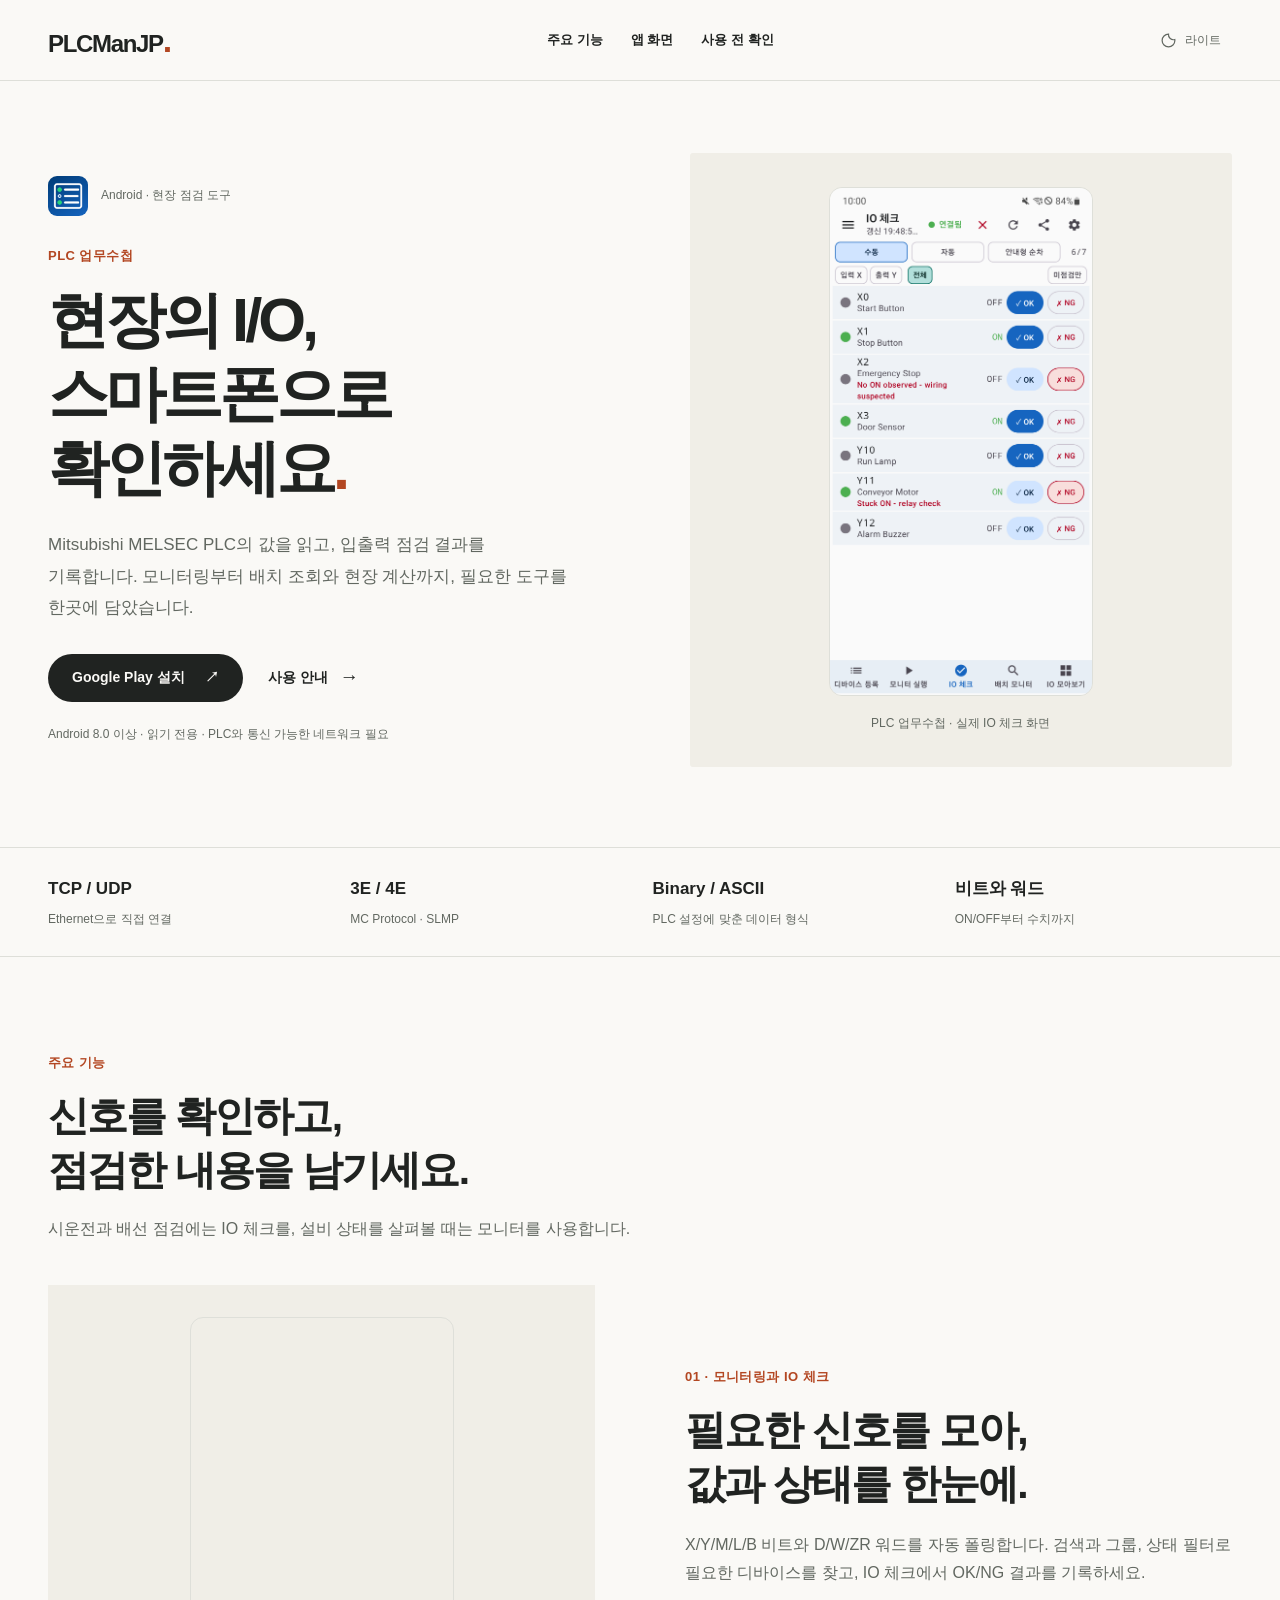
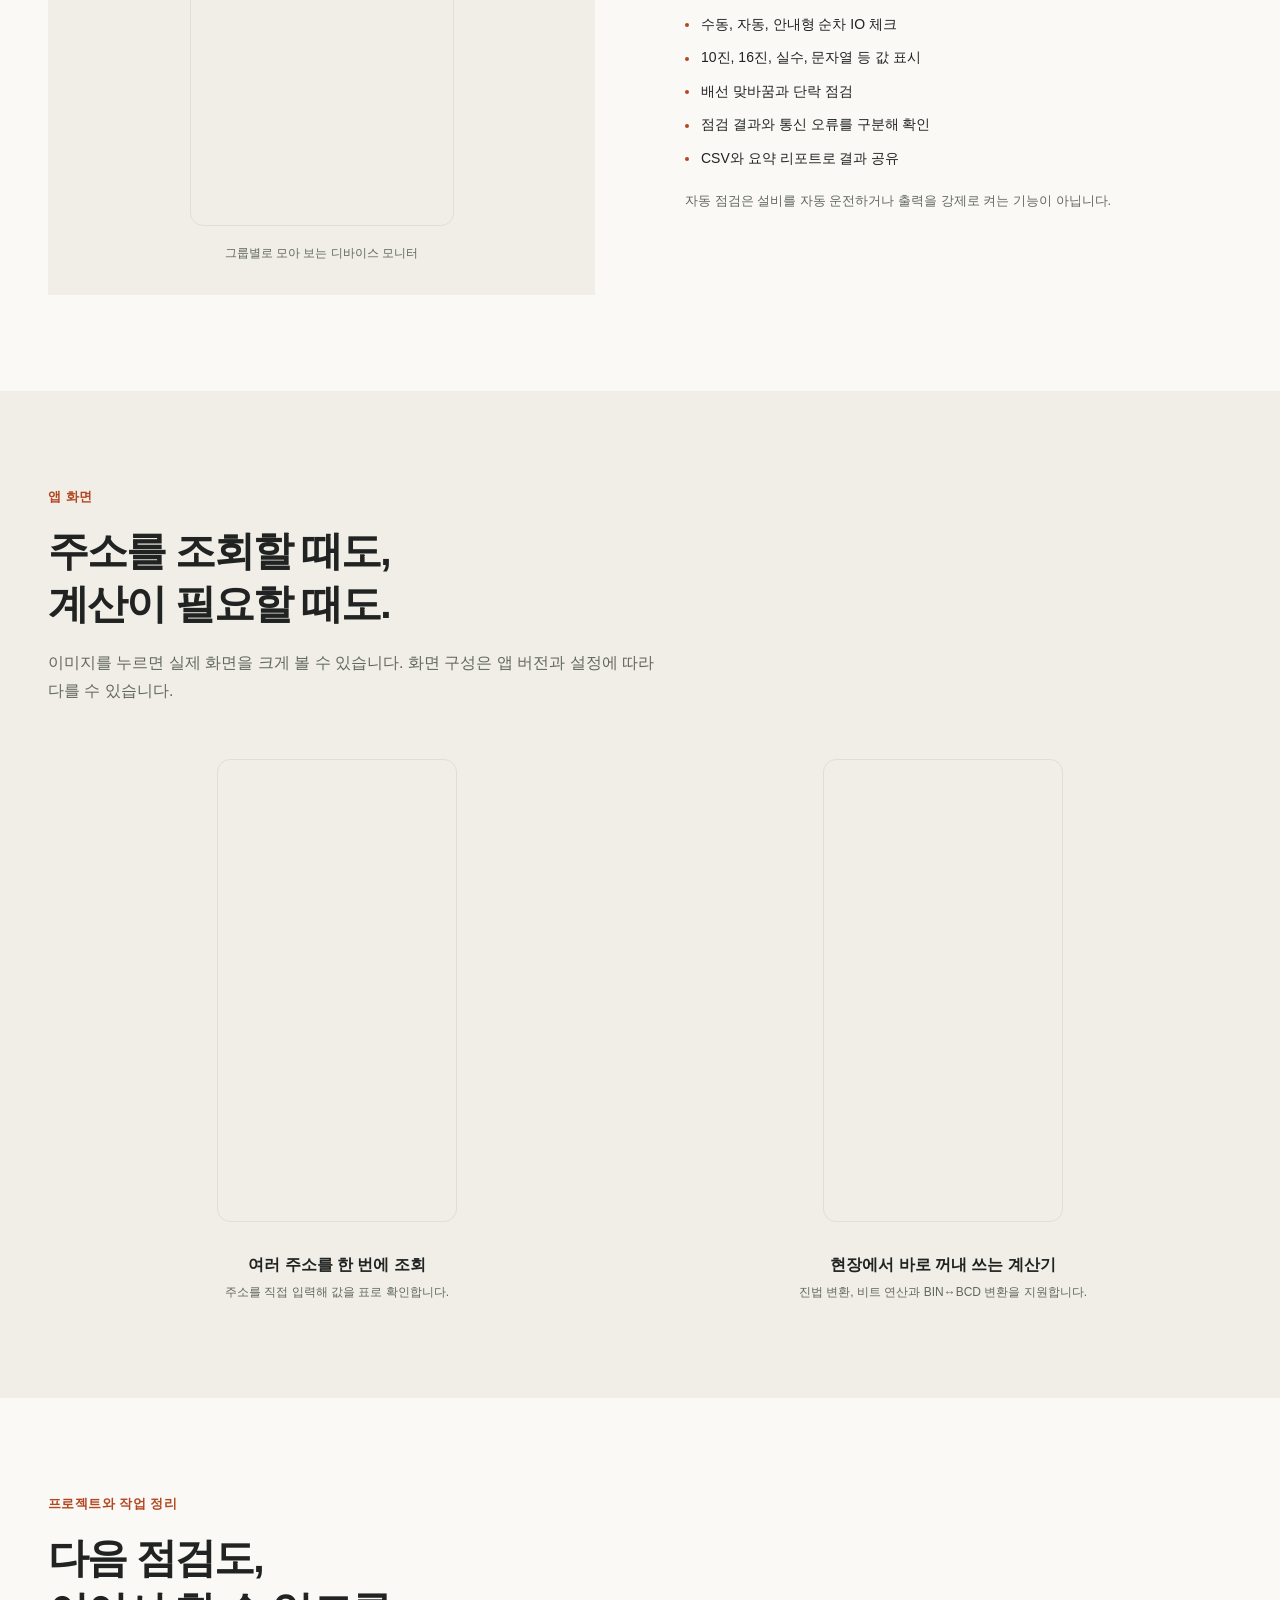
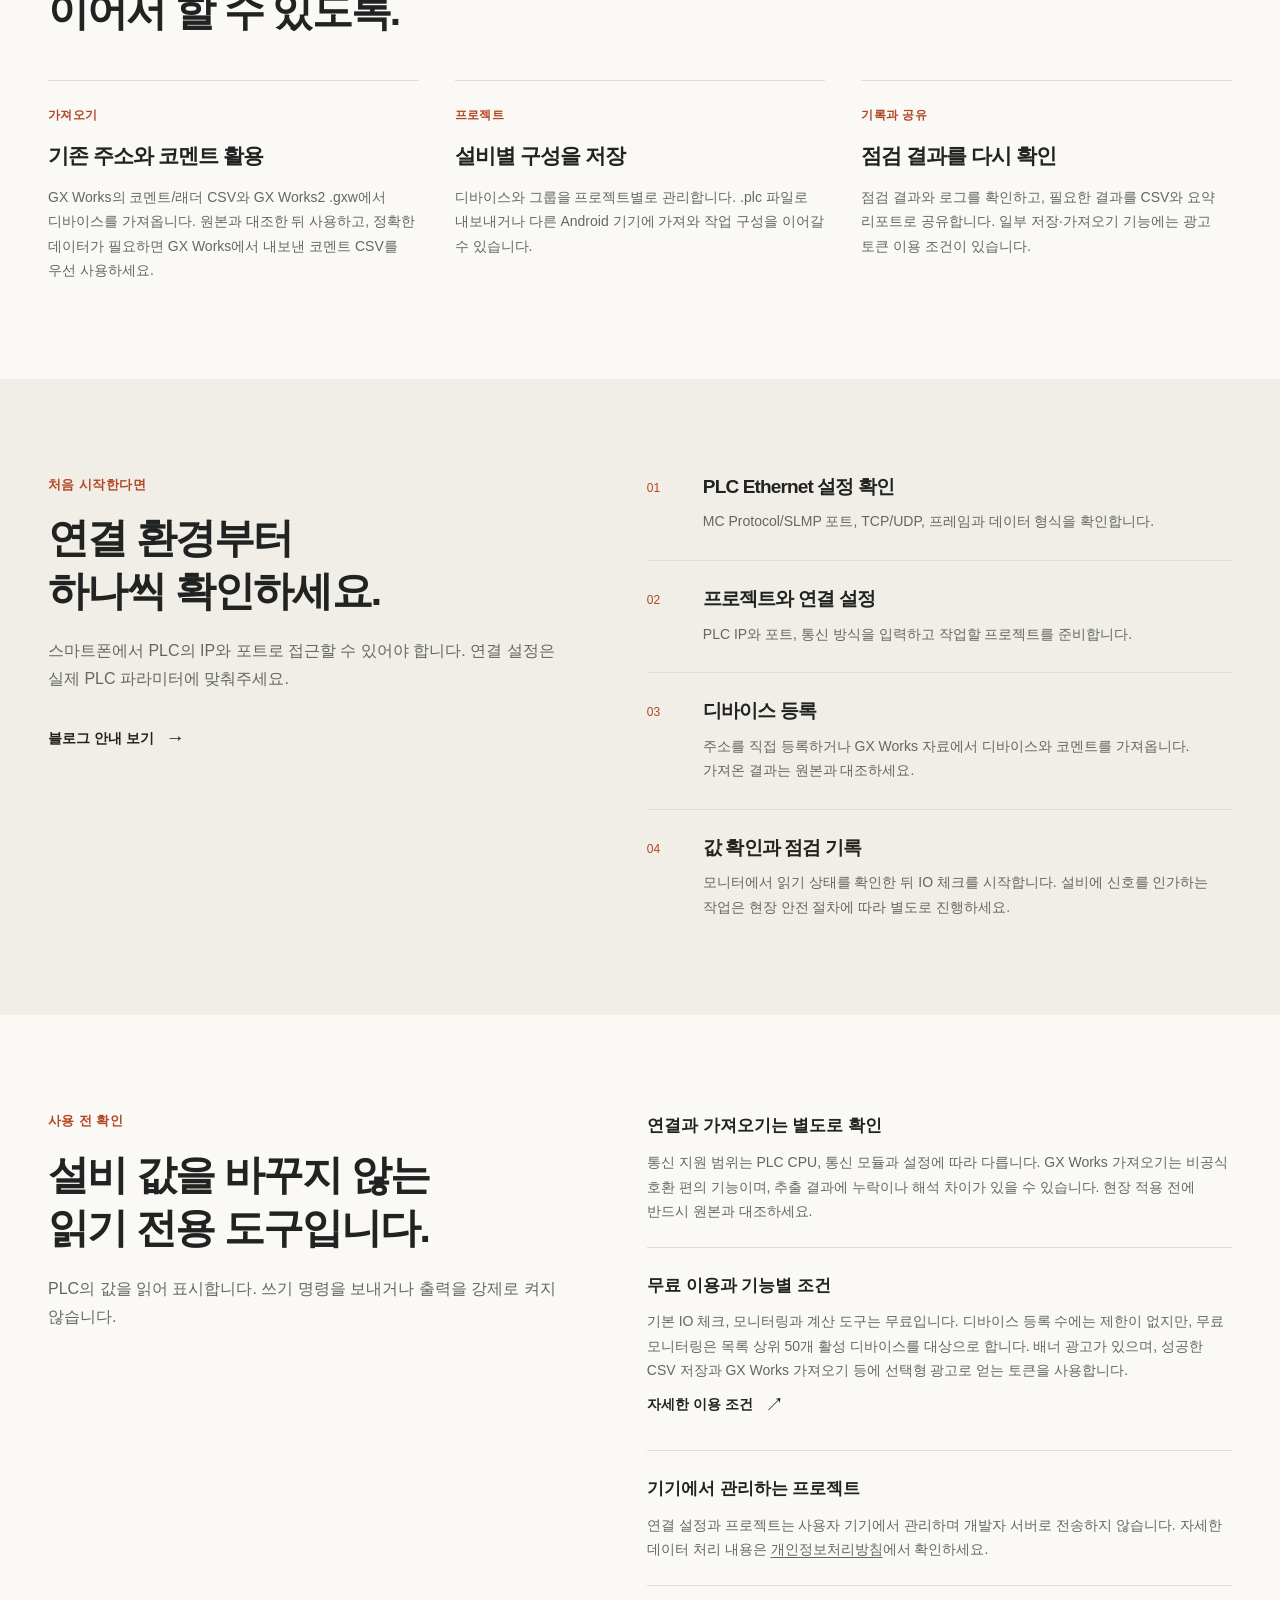
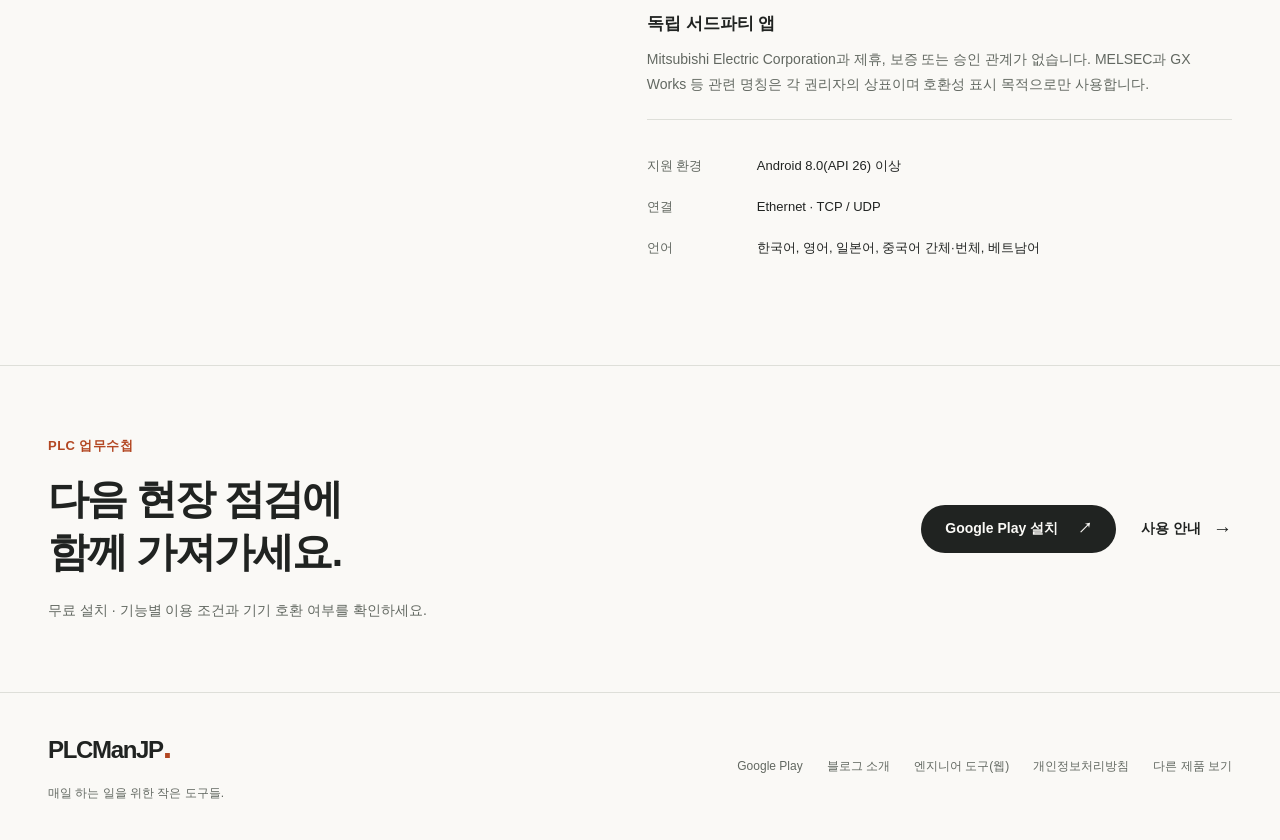
<file: index.html>
<!DOCTYPE html>
<html lang="ko">
<head>
<meta charset="utf-8">
<meta http-equiv="Content-Security-Policy" content="default-src 'none'; base-uri 'none'; connect-src 'none'; font-src 'none'; form-action 'none'; frame-src 'none'; img-src 'self'; manifest-src 'none'; media-src 'none'; object-src 'none'; script-src 'self' 'sha256-TjnV2yLCU/BgYkMMl8WCF7nmTfq1rkRBBM45LSAJTto='; script-src-attr 'none'; style-src 'self'; style-src-attr 'none'; worker-src 'none'">
<meta name="referrer" content="no-referrer">
<meta name="viewport" content="width=device-width, initial-scale=1">
  <meta name="description" content="스마트폰으로 Mitsubishi MELSEC PLC의 I/O를 점검하고 실시간 모니터링하는 Android 앱, PLC 업무수첩을 소개합니다.">
<meta name="theme-color" id="themeColor" data-theme-light="#faf9f6" data-theme-dark="#181a19" content="#faf9f6">
<meta property="og:site_name" content="PLCManJP">
<meta property="og:locale" content="ko_KR">
  <meta property="og:title" content="PLC 업무수첩 | 현장 PLC I/O 점검과 모니터링">
<meta property="og:description" content="MC Protocol과 SLMP 직접 통신, IO 체크, 배치 모니터, GX Works 가져오기와 현장 계산기까지 하나의 Android 앱에서 사용하세요.">
<meta property="og:type" content="website">
<meta property="og:url" content="https://plcmanjp.github.io/plc-io-check-helper/">
<meta property="og:image" content="https://plcmanjp.github.io/assets/og-plc-io-check-helper.png">
<meta property="og:image:width" content="1200">
<meta property="og:image:height" content="630">
<meta property="og:image:alt" content="스마트폰 하나로 PLC I/O 현장 점검">
<meta name="twitter:card" content="summary_large_image">
  <title>PLC 업무수첩 | 현장 PLC I/O 점검과 모니터링</title>
<link rel="canonical" href="https://plcmanjp.github.io/plc-io-check-helper/">
<link rel="icon" href="./favicon.svg" type="image/svg+xml">
<link rel="icon" href="./assets/app-icon.png" type="image/png">
<link rel="apple-touch-icon" href="./apple-touch-icon.png">
<link rel="stylesheet" href="./assets/product.css?v=20261024">
<link rel="stylesheet" href="./assets/styles.css?v=20261025-align">
<script src="./assets/theme-init.js"></script>
</head>
<body class="page-plc">
  <a class="skip-link" href="#content">본문으로 바로가기</a>
  <header class="site-header">
    <div class="shell header-inner">
      <a class="site-brand" href="https://plcmanjp.github.io/" aria-label="PLCManJP 홈">PLCManJP<span aria-hidden="true">.</span></a>
      <nav class="top-nav" aria-label="페이지 내 이동"><a href="#features">주요 기능</a><a href="#screens">앱 화면</a><a href="#safety">사용 전 확인</a></nav>
      <button class="theme-button" id="themeButton" type="button" aria-label="테마 전환: 현재 라이트"><svg aria-hidden="true" focusable="false" viewBox="0 0 24 24"><path d="M12 3a9 9 0 1 0 9 9c0-.47-.04-.93-.11-1.38A7 7 0 0 1 12 3Z"/></svg><span id="themeLabel">라이트</span></button>
    </div>
  </header>
  <main id="content" tabindex="-1">
    <section class="hero shell" aria-labelledby="hero-title">
      <div class="hero-copy">
        <div class="product-identity"><img src="./assets/app-icon.png" width="512" height="512" alt=""><span>Android · 현장 점검 도구</span></div>
        <p class="eyebrow">PLC 업무수첩</p>
        <h1 id="hero-title">현장의 I/O,<br>스마트폰으로<br>확인하세요<span class="accent">.</span></h1>
        <p class="hero-lead">Mitsubishi MELSEC PLC의 값을 읽고, 입출력 점검 결과를 기록합니다. 모니터링부터 배치 조회와 현장 계산까지, 필요한 도구를 한곳에 담았습니다.</p>
        <div class="actions"><a class="button" href="https://play.google.com/store/apps/details?id=com.plciocheck.iocheck">Google Play 설치 <span aria-hidden="true">↗</span></a><a class="text-link" href="https://plcman.tistory.com/236">사용 안내 <span aria-hidden="true">→</span></a></div>
        <p class="hero-note">Android 8.0 이상 · 읽기 전용 · PLC와 통신 가능한 네트워크 필요</p>
      </div>
      <figure class="hero-visual">
        <a href="./assets/app-iocheck.png" aria-label="IO 체크 화면 원본 보기"><img class="phone-screen" src="./assets/app-iocheck.png" width="1080" height="2090" fetchpriority="high" decoding="async" alt="PLC 업무수첩 실제 IO 체크 화면: X와 Y 디바이스 상태를 확인하고 OK 또는 NG를 기록"></a>
        <figcaption>PLC 업무수첩 · 실제 IO 체크 화면</figcaption>
      </figure>
    </section>

    <section class="facts-strip" aria-label="지원 통신 방식">
      <ul class="shell facts-list"><li><strong>TCP / UDP</strong><span>Ethernet으로 직접 연결</span></li><li><strong>3E / 4E</strong><span>MC Protocol · SLMP</span></li><li><strong>Binary / ASCII</strong><span>PLC 설정에 맞춘 데이터 형식</span></li><li><strong>비트와 워드</strong><span>ON/OFF부터 수치까지</span></li></ul>
    </section>

    <section class="section shell" id="features" aria-labelledby="features-title">
      <div class="section-heading"><p class="eyebrow">주요 기능</p><h2 id="features-title">신호를 확인하고,<br>점검한 내용을 남기세요.</h2><p>시운전과 배선 점검에는 IO 체크를, 설비 상태를 살펴볼 때는 모니터를 사용합니다.</p></div>
      <article class="feature-row reverse">
        <div class="feature-copy"><p class="eyebrow">01 · 모니터링과 IO 체크</p><h3>필요한 신호를 모아,<br>값과 상태를 한눈에.</h3><p>X/Y/M/L/B 비트와 D/W/ZR 워드를 자동 폴링합니다. 검색과 그룹, 상태 필터로 필요한 디바이스를 찾고, IO 체크에서 OK/NG 결과를 기록하세요.</p><ul class="bullet-list"><li>수동, 자동, 안내형 순차 IO 체크</li><li>10진, 16진, 실수, 문자열 등 값 표시</li><li>배선 맞바꿈과 단락 점검</li><li>점검 결과와 통신 오류를 구분해 확인</li><li>CSV와 요약 리포트로 결과 공유</li></ul><p class="scope-note">자동 점검은 설비를 자동 운전하거나 출력을 강제로 켜는 기능이 아닙니다.</p></div>
        <figure class="feature-visual"><a href="./assets/app-monitor.png" aria-label="디바이스 모니터 화면 원본 보기"><img class="phone-screen" src="./assets/app-monitor.png" width="1080" height="2090" loading="lazy" decoding="async" alt="입력과 출력, 데이터 그룹별로 디바이스 상태와 값을 표시하는 실제 모니터 화면"></a><figcaption>그룹별로 모아 보는 디바이스 모니터</figcaption></figure>
      </article>
    </section>

    <section class="section soft-section" id="screens" aria-labelledby="screens-title">
      <div class="shell">
        <div class="section-heading"><p class="eyebrow">앱 화면</p><h2 id="screens-title">주소를 조회할 때도,<br>계산이 필요할 때도.</h2><p>이미지를 누르면 실제 화면을 크게 볼 수 있습니다. 화면 구성은 앱 버전과 설정에 따라 다를 수 있습니다.</p></div>
        <div class="screen-grid desktop-screens plc-screens">
          <figure><a href="./assets/app-batch.png" aria-label="배치 모니터 화면 원본 보기"><img class="phone-screen" src="./assets/app-batch.png" width="1080" height="2090" loading="lazy" decoding="async" alt="D100부터 여러 워드 주소의 비트와 값을 표로 표시한 실제 배치 모니터 화면"></a><figcaption><strong>여러 주소를 한 번에 조회</strong><span>주소를 직접 입력해 값을 표로 확인합니다.</span></figcaption></figure>
          <figure><a href="./assets/app-tools.png" aria-label="프로그래머 계산기 화면 원본 보기"><img class="phone-screen" src="./assets/app-tools.png" width="1080" height="2090" loading="lazy" decoding="async" alt="16진수, 10진수, 8진수, 2진수와 비트 연산을 확인하는 실제 프로그래머 계산기 화면"></a><figcaption><strong>현장에서 바로 꺼내 쓰는 계산기</strong><span>진법 변환, 비트 연산과 BIN↔BCD 변환을 지원합니다.</span></figcaption></figure>
        </div>
      </div>
    </section>

    <section class="section shell" aria-labelledby="projects-title">
      <div class="section-heading"><p class="eyebrow">프로젝트와 작업 정리</p><h2 id="projects-title">다음 점검도,<br>이어서 할 수 있도록.</h2></div>
      <div class="detail-grid">
        <article><p class="eyebrow">가져오기</p><h3>기존 주소와 코멘트 활용</h3><p>GX Works의 코멘트/래더 CSV와 GX Works2 .gxw에서 디바이스를 가져옵니다. 원본과 대조한 뒤 사용하고, 정확한 데이터가 필요하면 GX Works에서 내보낸 코멘트 CSV를 우선 사용하세요.</p></article>
        <article><p class="eyebrow">프로젝트</p><h3>설비별 구성을 저장</h3><p>디바이스와 그룹을 프로젝트별로 관리합니다. .plc 파일로 내보내거나 다른 Android 기기에 가져와 작업 구성을 이어갈 수 있습니다.</p></article>
        <article><p class="eyebrow">기록과 공유</p><h3>점검 결과를 다시 확인</h3><p>점검 결과와 로그를 확인하고, 필요한 결과를 CSV와 요약 리포트로 공유합니다. 일부 저장·가져오기 기능에는 광고 토큰 이용 조건이 있습니다.</p></article>
      </div>
    </section>

    <section class="section soft-section" aria-labelledby="start-title">
      <div class="shell workflow-grid">
        <div class="section-heading"><p class="eyebrow">처음 시작한다면</p><h2 id="start-title">연결 환경부터<br>하나씩 확인하세요.</h2><p>스마트폰에서 PLC의 IP와 포트로 접근할 수 있어야 합니다. 연결 설정은 실제 PLC 파라미터에 맞춰주세요.</p><a class="text-link" href="https://plcman.tistory.com/236">블로그 안내 보기 <span aria-hidden="true">→</span></a></div>
        <ol class="workflow-list">
          <li><span>01</span><div><h3>PLC Ethernet 설정 확인</h3><p>MC Protocol/SLMP 포트, TCP/UDP, 프레임과 데이터 형식을 확인합니다.</p></div></li>
          <li><span>02</span><div><h3>프로젝트와 연결 설정</h3><p>PLC IP와 포트, 통신 방식을 입력하고 작업할 프로젝트를 준비합니다.</p></div></li>
          <li><span>03</span><div><h3>디바이스 등록</h3><p>주소를 직접 등록하거나 GX Works 자료에서 디바이스와 코멘트를 가져옵니다. 가져온 결과는 원본과 대조하세요.</p></div></li>
          <li><span>04</span><div><h3>값 확인과 점검 기록</h3><p>모니터에서 읽기 상태를 확인한 뒤 IO 체크를 시작합니다. 설비에 신호를 인가하는 작업은 현장 안전 절차에 따라 별도로 진행하세요.</p></div></li>
        </ol>
      </div>
    </section>

    <section class="section shell" id="safety" aria-labelledby="safety-title">
      <div class="trust-grid">
        <div class="section-heading"><p class="eyebrow">사용 전 확인</p><h2 id="safety-title">설비 값을 바꾸지 않는<br>읽기 전용 도구입니다.</h2><p>PLC의 값을 읽어 표시합니다. 쓰기 명령을 보내거나 출력을 강제로 켜지 않습니다.</p></div>
        <div>
          <div class="trust-list">
            <div><strong>연결과 가져오기는 별도로 확인</strong><p>통신 지원 범위는 PLC CPU, 통신 모듈과 설정에 따라 다릅니다. GX Works 가져오기는 비공식 호환 편의 기능이며, 추출 결과에 누락이나 해석 차이가 있을 수 있습니다. 현장 적용 전에 반드시 원본과 대조하세요.</p></div>
            <div><strong>무료 이용과 기능별 조건</strong><p>기본 IO 체크, 모니터링과 계산 도구는 무료입니다. 디바이스 등록 수에는 제한이 없지만, 무료 모니터링은 목록 상위 50개 활성 디바이스를 대상으로 합니다. 배너 광고가 있으며, 성공한 CSV 저장과 GX Works 가져오기 등에 선택형 광고로 얻는 토큰을 사용합니다.</p><a class="text-link" href="https://github.com/plcmanjp/plc-io-check-helper#무료-이용과-광고">자세한 이용 조건 <span aria-hidden="true">↗</span></a></div>
            <div><strong>기기에서 관리하는 프로젝트</strong><p>연결 설정과 프로젝트는 사용자 기기에서 관리하며 개발자 서버로 전송하지 않습니다. 자세한 데이터 처리 내용은 <a href="https://plcmanjp.github.io/plc-io-check-helper/privacy/">개인정보처리방침</a>에서 확인하세요.</p></div>
            <div><strong>독립 서드파티 앱</strong><p>Mitsubishi Electric Corporation과 제휴, 보증 또는 승인 관계가 없습니다. MELSEC과 GX Works 등 관련 명칭은 각 권리자의 상표이며 호환성 표시 목적으로만 사용합니다.</p></div>
          </div>
          <dl class="spec-list"><div><dt>지원 환경</dt><dd>Android 8.0(API 26) 이상</dd></div><div><dt>연결</dt><dd>Ethernet · TCP / UDP</dd></div><div><dt>언어</dt><dd>한국어, 영어, 일본어, 중국어 간체·번체, 베트남어</dd></div></dl>
        </div>
      </div>
    </section>

    <section class="final-cta" aria-labelledby="install-title"><div class="shell final-inner"><div><p class="eyebrow">PLC 업무수첩</p><h2 id="install-title">다음 현장 점검에<br>함께 가져가세요.</h2><p>무료 설치 · 기능별 이용 조건과 기기 호환 여부를 확인하세요.</p></div><div class="actions"><a class="button" href="https://play.google.com/store/apps/details?id=com.plciocheck.iocheck">Google Play 설치 <span aria-hidden="true">↗</span></a><a class="text-link" href="https://plcman.tistory.com/236">사용 안내 <span aria-hidden="true">→</span></a></div></div></section>
  </main>
  <footer class="site-footer"><div class="shell footer-inner"><div><a class="site-brand" href="https://plcmanjp.github.io/">PLCManJP<span aria-hidden="true">.</span></a><p>매일 하는 일을 위한 작은 도구들.</p></div><nav class="footer-links" aria-label="제품 지원과 관련 링크"><a href="https://play.google.com/store/apps/details?id=com.plciocheck.iocheck">Google Play</a><a href="https://plcman.tistory.com/236">블로그 소개</a><a href="https://plcmanjp.github.io/engineer-tool/">엔지니어 도구(웹)</a><a href="https://plcmanjp.github.io/plc-io-check-helper/privacy/">개인정보처리방침</a><a href="https://plcmanjp.github.io/">다른 제품 보기</a></nav></div></footer>
  <script type="application/ld+json">
  {
    "@context": "https://schema.org",
    "@graph": [
      {
        "@type": "SoftwareApplication",
        "name": "PLC 업무수첩",
        "url": "https://plcmanjp.github.io/plc-io-check-helper/",
        "applicationCategory": "UtilitiesApplication",
        "operatingSystem": "Android 8.0+",
        "inLanguage": ["ko", "en", "ja", "zh-Hans", "zh-Hant", "vi"],
        "description": "Mitsubishi MELSEC PLC에 Ethernet으로 직접 연결해 디바이스 I/O를 점검하고 실시간으로 모니터링하는 읽기 전용 Android 앱.",
        "image": "https://plcmanjp.github.io/assets/og-plc-io-check-helper.png",
        "installUrl": "https://play.google.com/store/apps/details?id=com.plciocheck.iocheck",
        "offers": { "@type": "Offer", "price": "0", "priceCurrency": "KRW" },
        "author": { "@type": "Person", "name": "PLCManJP", "url": "https://plcmanjp.github.io/" }
      },
      {
        "@type": "BreadcrumbList",
        "itemListElement": [
          { "@type": "ListItem", "position": 1, "name": "PLCManJP", "item": "https://plcmanjp.github.io/" },
          { "@type": "ListItem", "position": 2, "name": "PLC 업무수첩", "item": "https://plcmanjp.github.io/plc-io-check-helper/" }
        ]
      }
    ]
  }
  </script>
  <script src="./assets/theme.js"></script>
</body>
</html>
</file>
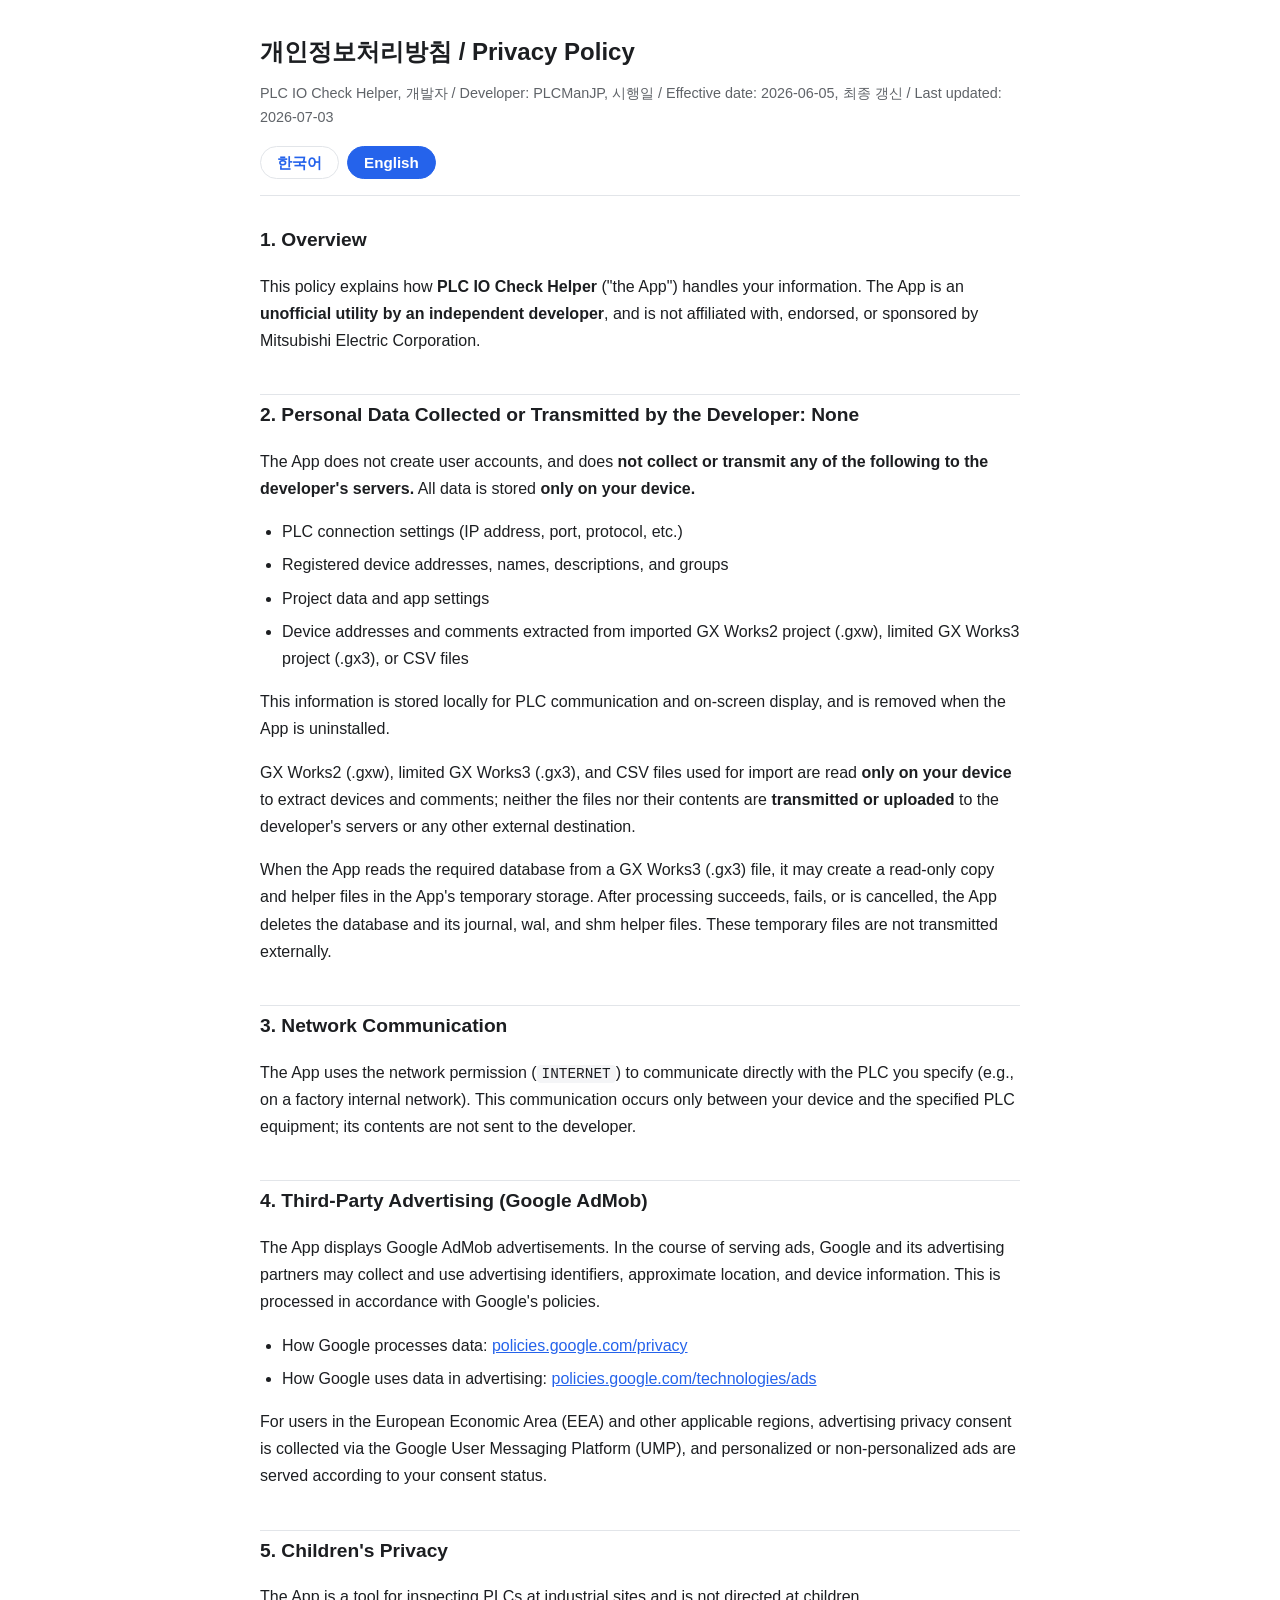
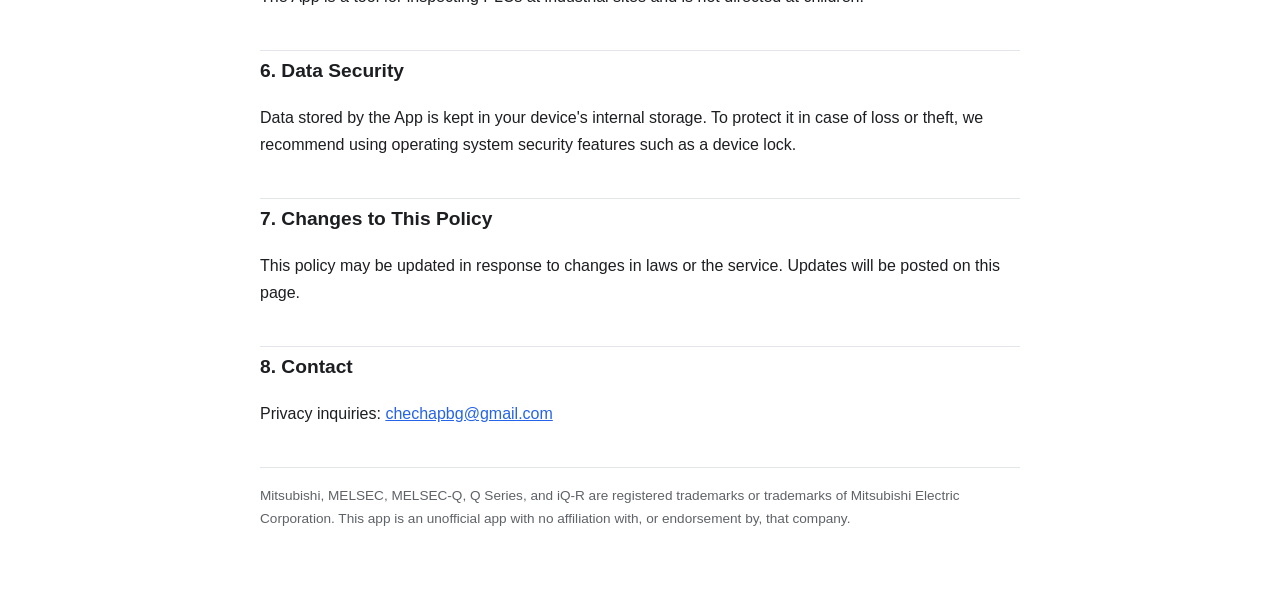
<file: privacy/index.html>
<!DOCTYPE html>
<html lang="ko">
<head>
<meta charset="UTF-8">
<meta name="viewport" content="width=device-width, initial-scale=1.0">
<link rel="icon" href="../favicon.svg" type="image/svg+xml">
<title>개인정보처리방침 / Privacy Policy: PLC IO Check Helper</title>
<style>
  :root {
    --fg: #1c1e21;
    --muted: #5f6368;
    --border: #e2e5e9;
    --accent: #2563eb;
    --bg-code: #f4f5f7;
  }
  * { box-sizing: border-box; }
  body {
    margin: 0;
    padding: 0 16px 64px;
    font-family: -apple-system, BlinkMacSystemFont, "Segoe UI", "Malgun Gothic", Roboto, Arial, sans-serif;
    color: var(--fg);
    line-height: 1.7;
    background: #ffffff;
  }
  .wrap { max-width: 760px; margin: 0 auto; }
  header {
    padding: 32px 0 16px;
    border-bottom: 1px solid var(--border);
    margin-bottom: 24px;
  }
  h1 { font-size: 1.5rem; margin: 0 0 8px; }
  .meta { color: var(--muted); font-size: 0.9rem; }
  .lang-nav { margin-top: 16px; font-size: 0.95rem; }
  .lang-nav a.lang-btn {
    display: inline-block;
    padding: 5px 16px;
    margin-right: 8px;
    border: 1px solid var(--border);
    border-radius: 999px;
    color: var(--accent);
    text-decoration: none;
    font-weight: 600;
    line-height: 1.4;
  }
  .lang-nav a.lang-btn:hover { border-color: var(--accent); }
  .lang-nav a.lang-btn.active {
    background: var(--accent);
    border-color: var(--accent);
    color: #ffffff;
  }
  /* JS 활성 시에만 단일 언어 표시 (미활성 시 양어 병기 폴백) */
  body.js-lang-ko #en, body.js-lang-ko hr.divider { display: none; }
  body.js-lang-en #ko, body.js-lang-en hr.divider { display: none; }
  h2 {
    font-size: 1.2rem;
    margin-top: 40px;
    padding-top: 4px;
    border-top: 1px solid var(--border);
  }
  section.lang-block > h2:first-of-type { border-top: none; margin-top: 8px; }
  code {
    font-family: "Consolas", "SFMono-Regular", Menlo, monospace;
    background: var(--bg-code);
    border-radius: 4px;
    font-size: 0.9em;
    padding: 1px 5px;
    word-break: break-all;
  }
  ul { padding-left: 22px; }
  li { margin-bottom: 6px; }
  a { color: var(--accent); }
  .footer-note {
    margin-top: 40px;
    padding-top: 16px;
    border-top: 1px solid var(--border);
    color: var(--muted);
    font-size: 0.85rem;
  }
  hr.divider {
    margin: 48px 0;
    border: none;
    border-top: 2px dashed var(--border);
  }
</style>
</head>
<body>
<div class="wrap">

<header>
  <h1>개인정보처리방침 / Privacy Policy</h1>
  <div class="meta">PLC IO Check Helper, 개발자 / Developer: PLCManJP, 시행일 / Effective date: 2026-06-05, 최종 갱신 / Last updated: 2026-07-03</div>
  <div class="lang-nav">
    <a href="#ko" class="lang-btn" data-lang="ko" aria-pressed="false">한국어</a><a href="#en" class="lang-btn" data-lang="en" aria-pressed="false">English</a>
  </div>
</header>

<section class="lang-block" id="ko">
<h2>1. 개요</h2>
<p>본 방침은 <strong>PLC IO Check Helper</strong>(이하 "본 앱")가 이용자의 정보를 어떻게 처리하는지 설명합니다.
본 앱은 Mitsubishi Electric Corporation과 제휴하거나 승인 또는 후원을 받지 않은 <strong>독립 개발자의 비공식 유틸리티</strong>입니다.</p>

<h2>2. 개발자가 수집하거나 전송하는 개인정보: 없음</h2>
<p>본 앱은 이용자 계정을 만들지 않으며, 다음 정보를 <strong>개발자의 서버로 전송하거나 수집하지 않습니다.</strong>
모든 데이터는 <strong>이용자 단말 내부에만</strong> 저장됩니다.</p>
<ul>
  <li>PLC 연결 설정(IP 주소, 포트, 프로토콜 등)</li>
  <li>등록한 디바이스 주소, 이름, 설명, 그룹</li>
  <li>프로젝트 데이터 및 앱 설정</li>
  <li>가져온 GX Works2 프로젝트(.gxw), 제한된 GX Works3 프로젝트(.gx3) 또는 CSV 파일에서 추출한 디바이스 주소와 코멘트</li>
</ul>
<p>위 정보는 PLC와의 통신 및 화면 표시를 위해 단말에 로컬 저장되며, 앱 삭제 시 함께 제거됩니다.</p>
<p>가져오기(import)에 사용하는 GX Works2(.gxw), 제한된 GX Works3(.gx3) 또는 CSV 파일은 <strong>이용자 단말에서만</strong> 읽혀 디바이스와 코멘트를 추출하며,
파일 자체나 그 내용을 개발자 서버 등 외부로 <strong>전송하거나 업로드하지 않습니다.</strong></p>
<p>GX Works3(.gx3)에서 필요한 데이터베이스를 읽을 때는 앱의 임시 저장 공간에 읽기 전용 복사본과 보조 파일이 생성될 수 있습니다.
앱은 처리 성공, 실패 또는 취소 뒤 데이터베이스 본체와 journal, wal, shm 보조 파일을 삭제하며, 이 임시 파일도 외부로 전송하지 않습니다.</p>

<h2>3. 네트워크 통신</h2>
<p>본 앱은 이용자가 입력한 PLC(공장 내부망 등)와 직접 통신하기 위해 인터넷/네트워크 권한
(<code>INTERNET</code>)을 사용합니다. 이 통신은 이용자가 지정한 PLC 장비와 단말 사이에서만 이루어지며,
통신 내용은 개발자에게 전송되지 않습니다.</p>

<h2>4. 제3자 광고 (Google AdMob)</h2>
<p>본 앱은 Google AdMob 광고를 표시합니다. 광고 제공 과정에서 Google 및 광고 파트너는
광고 식별자, 대략적 위치, 기기 정보 등을 수집하고 이용할 수 있습니다. 이는 Google의 정책에 따라 처리됩니다.</p>
<ul>
  <li>Google의 데이터 처리: <a href="https://policies.google.com/privacy" target="_blank" rel="noopener">policies.google.com/privacy</a></li>
  <li>광고에서의 데이터 사용: <a href="https://policies.google.com/technologies/ads" target="_blank" rel="noopener">policies.google.com/technologies/ads</a></li>
</ul>
<p>유럽 경제 지역(EEA) 등 해당 지역 이용자에게는 Google User Messaging Platform(UMP)을 통해
광고 개인정보 동의를 수집하며, 동의 상태에 따라 개인화 또는 비개인화 광고가 제공됩니다.</p>

<h2>5. 아동</h2>
<p>본 앱은 산업 현장 PLC 점검을 위한 도구로, 아동을 대상으로 하지 않습니다.</p>

<h2>6. 데이터 보안</h2>
<p>앱이 저장하는 데이터는 단말 내부 저장소에 보관됩니다. 단말 분실 또는 도난 시 보호를 위해
기기 잠금 등 운영체제 보안 기능 사용을 권장합니다.</p>

<h2>7. 방침 변경</h2>
<p>본 방침은 법령이나 서비스 변경에 따라 갱신될 수 있으며, 갱신 시 본 페이지에 게시합니다.</p>

<h2>8. 문의</h2>
<p>개인정보 관련 문의: <a href="mailto:chechapbg@gmail.com">chechapbg@gmail.com</a></p>

<p class="footer-note">Mitsubishi, MELSEC, MELSEC-Q, Q Series, iQ-R 등은 Mitsubishi Electric Corporation의 등록 상표 또는 상표입니다.
본 앱은 해당 회사와 제휴 또는 승인 관계가 없는 비공식 앱입니다.</p>
</section>

<hr class="divider">

<section class="lang-block" id="en">
<h2>1. Overview</h2>
<p>This policy explains how <strong>PLC IO Check Helper</strong> ("the App") handles your information.
The App is an <strong>unofficial utility by an independent developer</strong>, and is not affiliated with,
endorsed, or sponsored by Mitsubishi Electric Corporation.</p>

<h2>2. Personal Data Collected or Transmitted by the Developer: None</h2>
<p>The App does not create user accounts, and does <strong>not collect or transmit any of the following
to the developer's servers.</strong> All data is stored <strong>only on your device.</strong></p>
<ul>
  <li>PLC connection settings (IP address, port, protocol, etc.)</li>
  <li>Registered device addresses, names, descriptions, and groups</li>
  <li>Project data and app settings</li>
  <li>Device addresses and comments extracted from imported GX Works2 project (.gxw), limited GX Works3 project (.gx3), or CSV files</li>
</ul>
<p>This information is stored locally for PLC communication and on-screen display, and is removed
when the App is uninstalled.</p>
<p>GX Works2 (.gxw), limited GX Works3 (.gx3), and CSV files used for import are read <strong>only on your device</strong> to extract
devices and comments; neither the files nor their contents are <strong>transmitted or uploaded</strong>
to the developer's servers or any other external destination.</p>
<p>When the App reads the required database from a GX Works3 (.gx3) file, it may create a read-only copy and helper files in the App's temporary storage.
After processing succeeds, fails, or is cancelled, the App deletes the database and its journal, wal, and shm helper files. These temporary files are not transmitted externally.</p>

<h2>3. Network Communication</h2>
<p>The App uses the network permission (<code>INTERNET</code>) to communicate directly with the PLC
you specify (e.g., on a factory internal network). This communication occurs only between your device
and the specified PLC equipment; its contents are not sent to the developer.</p>

<h2>4. Third-Party Advertising (Google AdMob)</h2>
<p>The App displays Google AdMob advertisements. In the course of serving ads, Google and its advertising
partners may collect and use advertising identifiers, approximate location, and device information.
This is processed in accordance with Google's policies.</p>
<ul>
  <li>How Google processes data: <a href="https://policies.google.com/privacy" target="_blank" rel="noopener">policies.google.com/privacy</a></li>
  <li>How Google uses data in advertising: <a href="https://policies.google.com/technologies/ads" target="_blank" rel="noopener">policies.google.com/technologies/ads</a></li>
</ul>
<p>For users in the European Economic Area (EEA) and other applicable regions, advertising privacy consent
is collected via the Google User Messaging Platform (UMP), and personalized or non-personalized ads are
served according to your consent status.</p>

<h2>5. Children's Privacy</h2>
<p>The App is a tool for inspecting PLCs at industrial sites and is not directed at children.</p>

<h2>6. Data Security</h2>
<p>Data stored by the App is kept in your device's internal storage. To protect it in case of loss or theft,
we recommend using operating system security features such as a device lock.</p>

<h2>7. Changes to This Policy</h2>
<p>This policy may be updated in response to changes in laws or the service. Updates will be posted on this page.</p>

<h2>8. Contact</h2>
<p>Privacy inquiries: <a href="mailto:chechapbg@gmail.com">chechapbg@gmail.com</a></p>

<p class="footer-note">Mitsubishi, MELSEC, MELSEC-Q, Q Series, and iQ-R are registered trademarks or trademarks of
Mitsubishi Electric Corporation. This app is an unofficial app with no affiliation with,
or endorsement by, that company.</p>
</section>

</div>

<script>
(function () {
  "use strict";
  var buttons = document.querySelectorAll(".lang-nav a.lang-btn");
  var STORAGE_KEY = "pioch-privacy-lang";

  function apply(lang) {
    document.body.classList.remove("js-lang-ko", "js-lang-en");
    document.body.classList.add("js-lang-" + lang);
    document.documentElement.lang = lang;
    for (var i = 0; i < buttons.length; i++) {
      var on = buttons[i].getAttribute("data-lang") === lang;
      buttons[i].classList.toggle("active", on);
      buttons[i].setAttribute("aria-pressed", on ? "true" : "false");
    }
    try { localStorage.setItem(STORAGE_KEY, lang); } catch (e) { /* private mode 등 */ }
  }

  for (var i = 0; i < buttons.length; i++) {
    buttons[i].addEventListener("click", function (e) {
      e.preventDefault();
      var lang = this.getAttribute("data-lang");
      apply(lang);
      if (history.replaceState) { history.replaceState(null, "", "#" + lang); }
    });
  }

  // 초기 언어: URL 해시 > 저장된 선택 > 브라우저 언어(ko 계열=ko, 그 외=en)
  var initial = null;
  if (location.hash === "#en") { initial = "en"; }
  else if (location.hash === "#ko") { initial = "ko"; }
  if (!initial) {
    try { initial = localStorage.getItem(STORAGE_KEY); } catch (e) { /* ignore */ }
  }
  if (initial !== "ko" && initial !== "en") {
    initial = /^ko/i.test(navigator.language || "") ? "ko" : "en";
  }
  apply(initial);
})();
</script>
</body>
</html>
</file>
<file: assets/product.css>
/* PLCManJP product pages — the product, its real screen, and the next step. */
:root {
  color-scheme: light;
  --paper: #faf9f6;
  --surface: #fff;
  --ink: #202321;
  --muted: #626861;
  --line: #dedfd9;
  --accent: #b34722;
  --soft: #f0eee7;
  --focus: #a23c18;
}
:root[data-theme="dark"] {
  color-scheme: dark;
  --paper: #181a19;
  --surface: #202321;
  --ink: #f3f3ed;
  --muted: #b6bdb4;
  --line: #3c423c;
  --accent: #f3a17e;
  --soft: #252924;
  --focus: #f3a17e;
}
* { box-sizing: border-box; }
html { scroll-padding-top: 104px; }
body { margin: 0; background: var(--paper); color: var(--ink); font-family: -apple-system, BlinkMacSystemFont, "Segoe UI", "Noto Sans KR", "Apple SD Gothic Neo", "Malgun Gothic", sans-serif; font-size: 16px; line-height: 1.75; -webkit-font-smoothing: antialiased; word-break: keep-all; overflow-wrap: break-word; }
h1, h2, h3, p, figure, ul, ol, dl, dd { margin: 0; }
h1, h2, h3 { line-height: 1.3; letter-spacing: -.045em; }
a { color: inherit; text-decoration: none; }
a:hover { text-decoration: underline; text-underline-offset: .22em; }
button { font: inherit; }
img, svg { display: block; max-width: 100%; }
img { height: auto; }
button, a { -webkit-tap-highlight-color: transparent; }
:focus-visible { outline: 3px solid var(--focus); outline-offset: 5px; border-radius: 3px; }
main:focus { outline: none; }
::selection { background: #efd1b8; color: #202321; }
.shell { width: min(1200px, calc(100% - 96px)); margin-inline: auto; }
.section { padding-block: 96px; }
.soft-section { background: var(--soft); }
.eyebrow { margin-bottom: 18px; color: var(--accent); font-size: 13px; line-height: 1.5; font-weight: 700; letter-spacing: .035em; }
.accent { color: var(--accent); }
.section-heading { max-width: 760px; margin-bottom: 42px; }
.section-heading h2, .feature-copy h2, .feature-copy h3, .trust-grid h2, .final-inner h2 { font-size: clamp(28px, 3.2vw, 42px); }
.section-heading > p:not(.eyebrow) { margin-top: 18px; max-width: 640px; color: var(--muted); }
.actions { display: flex; flex-wrap: wrap; align-items: center; gap: 14px 25px; }
.button { display: inline-flex; justify-content: center; align-items: center; gap: 20px; min-height: 48px; max-width: 100%; padding: 12px 23px; border: 1px solid transparent; border-radius: 999px; background: var(--ink); color: var(--paper); font-size: 14px; font-weight: 650; line-height: 1.5; text-align: center; }
.button:hover { background: var(--accent); color: var(--paper); text-decoration: none; }
.button svg { width: 18px; height: 18px; flex-shrink: 0; }
.button span, .text-link span { flex-shrink: 0; }
.text-link { display: inline-flex; align-items: center; gap: 12px; min-height: 44px; font-size: 14px; font-weight: 650; line-height: 1.5; }
.text-link span { font-size: 19px; font-weight: 400; }
.skip-link { position: absolute; top: 10px; left: 10px; z-index: 100; padding: 12px 20px; background: var(--ink); color: var(--paper); transform: translateY(-200%); }
.skip-link:focus { transform: translateY(0); }
.site-header { position: sticky; top: 0; z-index: 20; background: var(--paper); border-bottom: 1px solid var(--line); }
.header-inner { min-height: 80px; display: flex; align-items: center; justify-content: space-between; gap: 32px; }
.site-brand { display: inline-flex; align-items: baseline; font-size: 24px; font-weight: 800; letter-spacing: -.055em; line-height: 1; white-space: nowrap; }
.site-brand:hover { text-decoration: none; }
.site-brand > span { color: var(--accent); font-size: 34px; }
.top-nav { display: flex; align-items: center; gap: 28px; }
.top-nav a { display: inline-flex; align-items: center; min-height: 44px; font-size: 13px; font-weight: 600; white-space: nowrap; }
.theme-button { display: inline-flex; align-items: center; justify-content: center; gap: 8px; min-width: 82px; min-height: 44px; border: 0; border-radius: 999px; background: transparent; color: var(--muted); padding: 8px; cursor: pointer; font-size: 12px; }
.theme-button:hover { color: var(--ink); background: var(--soft); }
.theme-button svg { width: 17px; height: 17px; fill: none; stroke: currentColor; stroke-width: 1.7; }
.hero { display: grid; grid-template-columns: 1.05fr 1fr; align-items: center; gap: 72px; padding-top: 72px; padding-bottom: 80px; }
.hero-copy { min-width: 0; }
.product-identity { display: flex; align-items: center; gap: 13px; margin-bottom: 30px; font-size: 12px; color: var(--muted); }
.product-identity img { width: 40px; height: 40px; border-radius: 9px; }
.hero h1 { font-size: clamp(40px, 4.8vw, 64px); line-height: 1.2; font-weight: 750; letter-spacing: -.065em; }
.hero-lead { max-width: 530px; margin-top: 25px; color: var(--muted); font-size: 17px; line-height: 1.85; }
.hero .actions { margin-top: 30px; }
.hero-note { margin-top: 22px; color: var(--muted); font-size: 12px; }
.hero-visual { min-width: 0; padding: 34px; background: var(--soft); border-radius: 3px; }
.hero-visual > a, .feature-visual > a { display: block; }
.hero-visual .phone-screen { width: min(100%, 264px); margin-inline: auto; }
.phone-screen { width: min(100%, 264px); border: 1px solid var(--line); border-radius: 13px; }
figcaption { margin-top: 18px; color: var(--muted); font-size: 12px; line-height: 1.6; }
.hero-visual figcaption, .feature-visual figcaption { text-align: center; }
figcaption strong { display: block; margin-bottom: 6px; color: var(--ink); font-size: 16px; font-weight: 650; }
figcaption span { display: block; }
.hero-wide { display: block; padding-top: 72px; }
.hero-wide .hero-copy { max-width: 800px; margin-inline: auto; text-align: center; }
.hero-wide .product-identity, .hero-wide .actions { justify-content: center; }
.hero-wide .hero-lead { max-width: 640px; margin-inline: auto; }
.hero-wide .hero-visual { margin-top: 50px; padding: 30px; }
.hero-wide .hero-visual img { width: 100%; }
.facts-strip { border-top: 1px solid var(--line); border-bottom: 1px solid var(--line); }
.facts-list { display: grid; grid-template-columns: repeat(4, minmax(0, 1fr)); gap: 25px; padding-block: 26px; padding-inline: 0; list-style: none; }
.facts-list strong { display: block; font-size: 17px; font-weight: 650; }
.facts-list span { display: block; margin-top: 5px; color: var(--muted); font-size: 12px; }
.feature-row { display: grid; grid-template-columns: 1fr 1fr; align-items: center; gap: 90px; }
.feature-row + .feature-row { margin-top: 90px; padding-top: 90px; border-top: 1px solid var(--line); }
.feature-row.reverse .feature-copy { order: 2; }
.feature-row.reverse .feature-visual { order: 1; }
.feature-copy > p:not(.eyebrow) { margin-top: 20px; color: var(--muted); }
.feature-copy .text-link { margin-top: 22px; }
.bullet-list { margin-top: 25px; padding: 0; list-style: none; }
.bullet-list li { position: relative; padding-left: 16px; margin-top: 9px; font-size: 14px; }
.bullet-list li::before { position: absolute; left: 0; top: .8em; width: 4px; height: 4px; background: var(--accent); border-radius: 50%; content: ""; }
.feature-visual { padding: 32px; background: var(--soft); min-width: 0; }
.soft-section .feature-visual { background: var(--paper); }
.feature-visual .phone-screen { margin-inline: auto; }
.feature-visual img:not(.phone-screen) { width: 100%; }
.feature-row + .detail-grid { margin-top: 72px; }
.detail-grid { display: grid; grid-template-columns: repeat(3, minmax(0, 1fr)); gap: 36px; }
.detail-grid article { padding-top: 25px; border-top: 1px solid var(--line); }
.detail-grid h3 { margin-bottom: 15px; font-size: 21px; }
.detail-grid p { color: var(--muted); font-size: 14px; }
.detail-grid .text-link { margin-top: 13px; }
.detail-grid .eyebrow { color: var(--accent); font-size: 12px; }
.screen-grid { display: grid; grid-template-columns: repeat(3, minmax(0, 1fr)); gap: 32px; }
.screen-grid figure { min-width: 0; }
.screen-grid figure > a, .screen-grid figure > div { display: block; background: var(--soft); padding: 24px; }
.screen-grid img { width: 100%; }
.screen-grid .phone-screen { width: min(100%, 240px); margin-inline: auto; }
.desktop-screens { grid-template-columns: repeat(2, minmax(0, 1fr)); gap: 34px 28px; }
.desktop-screens figure > a, .desktop-screens figure > div { padding: 12px; }
.screen-note { margin-top: 22px; color: var(--muted); font-size: 12px; }
.workflow-grid, .trust-grid { display: grid; grid-template-columns: 1fr 1.15fr; align-items: start; gap: 90px; }
.workflow-grid .section-heading { margin: 0; }
.workflow-grid .text-link, .workflow-grid .actions { margin-top: 24px; }
.workflow-list { padding: 0; list-style: none; }
.workflow-list li { display: grid; grid-template-columns: 36px 1fr; gap: 20px; padding-block: 26px; border-top: 1px solid var(--line); }
.workflow-list li:first-child { padding-top: 0; border-top: 0; }
.workflow-list li:last-child { padding-bottom: 0; }
.workflow-list li > span { color: var(--accent); font-size: 12px; line-height: 2.3; font-variant-numeric: tabular-nums; }
.workflow-list h3 { margin-bottom: 10px; font-size: 19px; }
.workflow-list p { color: var(--muted); font-size: 14px; }
.trust-grid > div > p:not(.eyebrow), .trust-copy > p:not(.eyebrow) { margin-top: 20px; color: var(--muted); }
.trust-list > div, .trust-list > article { padding-block: 23px; border-bottom: 1px solid var(--line); }
.trust-list > div:first-child, .trust-list > article:first-child { padding-top: 0; }
.trust-list strong, .trust-list h3 { display: block; margin-bottom: 9px; font-size: 17px; color: var(--ink); font-weight: 650; }
.trust-list p { color: var(--muted); font-size: 14px; }
.trust-list a:not(.text-link) { text-decoration: underline; text-underline-offset: .2em; }
.spec-list { margin-top: 26px; font-size: 13px; }
.spec-list > div { display: grid; grid-template-columns: 92px 1fr; gap: 18px; padding-block: 9px; }
.spec-list dt { color: var(--muted); }
.spec-list dd { color: var(--ink); }
.scope-note { font-size: 13px; }
.final-cta { padding-block: 70px; border-top: 1px solid var(--line); }
.final-inner { display: flex; justify-content: space-between; align-items: center; gap: 45px; }
.final-inner > div { min-width: 0; }
.final-inner p:not(.eyebrow) { margin-top: 18px; color: var(--muted); font-size: 14px; }
.final-inner .actions { flex-shrink: 0; }
.site-footer { border-top: 1px solid var(--line); padding-block: 36px; }
.footer-inner { display: flex; justify-content: space-between; align-items: center; gap: 32px; }
.footer-inner > div > p { margin-top: 16px; color: var(--muted); font-size: 12px; }
.footer-links { display: flex; flex-wrap: wrap; justify-content: end; gap: 4px 24px; }
.footer-links a { display: inline-flex; align-items: center; min-height: 44px; font-size: 12px; color: var(--muted); }
@media (max-width: 1050px) {
  .shell { width: calc(100% - 64px); }
  .header-inner { gap: 24px; }
  .top-nav { gap: 20px; }
  .hero { gap: 42px; }
  .hero-lead { font-size: 16px; }
  .hero-visual { padding: 30px; }
  .feature-row, .workflow-grid, .trust-grid { gap: 50px; }
  .final-inner { align-items: start; flex-direction: column; gap: 28px; }
}
@media (max-width: 800px) {
  .hero { grid-template-columns: 1fr; gap: 42px; padding-top: 56px; padding-bottom: 64px; }
  .hero-copy { max-width: 640px; }
  .hero h1 { font-size: clamp(42px, 7vw, 58px); }
  .hero-visual { padding: 32px; }
  .hero-visual .phone-screen { width: 240px; }
  .hero-wide .hero-visual { padding: 18px; }
  .section { padding-block: 72px; }
  .feature-row, .workflow-grid, .trust-grid { grid-template-columns: 1fr; gap: 36px; }
  .feature-row.reverse .feature-copy, .feature-row.reverse .feature-visual { order: initial; }
  .feature-row + .feature-row { margin-top: 64px; padding-top: 64px; }
  .feature-visual .phone-screen { width: 240px; }
  .detail-grid { gap: 25px; }
  .detail-grid h3 { font-size: 19px; }
  .screen-grid { grid-template-columns: repeat(2, minmax(0, 1fr)); gap: 30px 24px; }
  .screen-grid figure > a, .screen-grid figure > div { padding: 22px; }
  .desktop-screens figure > a, .desktop-screens figure > div { padding: 10px; }
  .footer-inner { align-items: start; flex-direction: column; gap: 20px; }
  .footer-links { justify-content: start; }
}
@media (max-width: 600px) {
  html { scroll-padding-top: 132px; }
  .shell { width: calc(100% - 40px); }
  .header-inner { min-height: 106px; display: grid; grid-template-columns: 1fr auto; column-gap: 12px; row-gap: 0; padding-top: 9px; }
  .site-brand { font-size: 22px; }
  .site-brand > span { font-size: 31px; }
  .theme-button { grid-column: 2; grid-row: 1; min-width: 76px; justify-self: end; }
  .top-nav { grid-column: 1 / -1; grid-row: 2; justify-content: space-between; gap: 8px; }
  .top-nav a { font-size: 12px; }
  .hero { padding-top: 44px; padding-bottom: 52px; gap: 32px; }
  .product-identity { margin-bottom: 25px; }
  .hero h1 { font-size: clamp(35px, 9.1vw, 50px); }
  .hero .eyebrow { font-size: 12px; margin-bottom: 16px; }
  .hero-lead { font-size: 15px; line-height: 1.85; margin-top: 23px; }
  .hero .actions { margin-top: 25px; gap: 10px 20px; }
  .hero-note { font-size: 11px; }
  .hero-visual { padding: 26px 20px; }
  .hero-visual .phone-screen { width: min(100%, 236px); }
  .hero-wide .hero-copy { text-align: left; }
  .hero-wide .product-identity, .hero-wide .actions { justify-content: start; }
  .hero-wide .hero-visual { margin-top: 32px; padding: 10px; }
  .hero-wide .hero-visual figcaption { padding-inline: 6px; }
  .button { padding: 12px 19px; font-size: 13px; gap: 15px; }
  .text-link { font-size: 13px; }
  .facts-list { grid-template-columns: repeat(2, minmax(0, 1fr)); gap: 24px 20px; }
  .facts-list strong { font-size: 15px; }
  .facts-list span { font-size: 11px; }
  .section { padding-block: 56px; }
  .section-heading { margin-bottom: 30px; }
  .section-heading > p:not(.eyebrow), .feature-copy > p:not(.eyebrow), .trust-grid > div > p:not(.eyebrow) { font-size: 14px; }
  .section-heading h2, .feature-copy h2, .feature-copy h3, .trust-grid h2, .final-inner h2 { font-size: 28px; }
  .feature-row, .workflow-grid, .trust-grid { gap: 30px; }
  .feature-visual { padding: 26px 20px; }
  .feature-row + .feature-row { margin-top: 48px; padding-top: 48px; }
  .detail-grid, .screen-grid { grid-template-columns: 1fr; gap: 32px; }
  .feature-row + .detail-grid { margin-top: 48px; }
  .detail-grid article { padding-top: 22px; }
  .detail-grid h3 { font-size: 20px; }
  .screen-grid figure > a, .screen-grid figure > div { padding: 26px; }
  .desktop-screens figure > a, .desktop-screens figure > div { padding: 10px; }
  .screen-grid .phone-screen { width: min(100%, 240px); }
  .workflow-list li { gap: 14px; grid-template-columns: 26px 1fr; }
  .spec-list > div { grid-template-columns: 70px 1fr; gap: 14px; }
  .final-cta { padding-block: 52px; }
  .final-inner { gap: 25px; }
  .final-inner .actions { flex-shrink: 1; }
  .footer-links { gap: 3px 20px; }
}
@media (prefers-reduced-motion: reduce) { *, *::before, *::after { scroll-behavior: auto !important; } }
@media (forced-colors: active) { .button, .phone-screen { border: 1px solid ButtonText; } }
@media print { .site-header { position: static; } .theme-button, .skip-link { display: none; } .feature-row, .screen-grid figure { break-inside: avoid; } }
</file>
<file: assets/styles.css>
/* PLC 업무수첩 — warm neutral canvas, unchanged application screenshots. */
.page-plc .hero-visual { background: var(--soft); }
.page-plc .plc-screens figcaption { text-align: center; }
</file>
